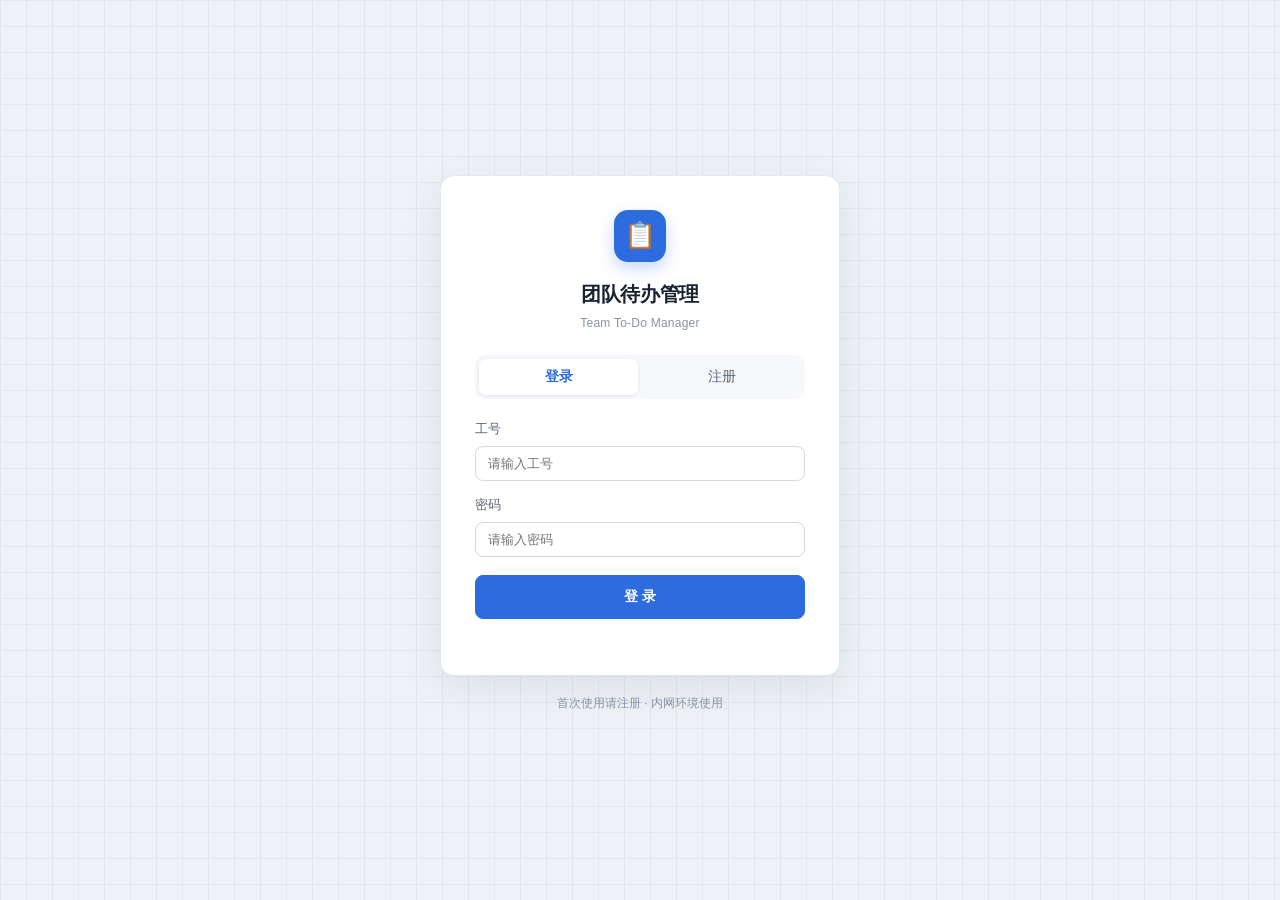
<file: templates/login.html>
<!DOCTYPE html>
<html lang="zh-CN">
<head>
  <meta charset="UTF-8" />
  <meta name="viewport" content="width=device-width, initial-scale=1.0" />
  <title>团队待办 · 登录</title>
  <link rel="stylesheet" href="/static/style.css" />
</head>
<body class="auth-body">
  <div class="auth-wrap">
    <div class="auth-card">
      <div class="auth-logo">
        <div class="auth-logo-mk">📋</div>
      </div>
      <h1 class="auth-title">团队待办管理</h1>
      <p class="auth-sub">Team To-Do Manager</p>

      <!-- 标签切换：登录 / 注册 -->
      <div class="auth-tabs">
        <button class="auth-tab on" data-tab="login" type="button">登录</button>
        <button class="auth-tab" data-tab="register" type="button">注册</button>
      </div>

      <!-- 登录表单 -->
      <form id="loginForm" class="auth-form" data-panel="login">
        <div class="form-group">
          <label class="form-label">工号</label>
          <input type="text" class="form-input" name="employee_id" placeholder="请输入工号" autocomplete="username" />
        </div>
        <div class="form-group">
          <label class="form-label">密码</label>
          <input type="password" class="form-input" name="password" placeholder="请输入密码" autocomplete="current-password" />
        </div>
        <button type="submit" class="btn btn-block">登 录</button>
      </form>

      <!-- 注册表单 -->
      <form id="registerForm" class="auth-form" data-panel="register" style="display:none">
        <div class="form-group">
          <label class="form-label">工号</label>
          <input type="text" class="form-input" name="employee_id" placeholder="请输入工号" autocomplete="username" />
        </div>
        <div class="form-group">
          <label class="form-label">姓名</label>
          <input type="text" class="form-input" name="name" placeholder="请输入姓名" autocomplete="name" />
        </div>
        <div class="form-group">
          <label class="form-label">密码</label>
          <input type="password" class="form-input" name="password" placeholder="至少 4 位" autocomplete="new-password" />
        </div>
        <div class="form-group">
          <label class="form-label">确认密码</label>
          <input type="password" class="form-input" name="password2" placeholder="再次输入密码" autocomplete="new-password" />
        </div>
        <button type="submit" class="btn btn-block">注 册</button>
      </form>

      <div class="auth-msg" id="authMsg"></div>
    </div>
    <p class="auth-foot">首次使用请注册 · 内网环境使用</p>
  </div>

  <script>
    // 登录注册逻辑（本页独立运行，不加载 app.js，避免 init 在 /login 反复跳转而卡死）
    const authMsg = document.getElementById('authMsg');
    let currentTab = 'login';

    function showAuthMsg(msg, isError) {
      authMsg.textContent = msg;
      authMsg.style.display = msg ? 'block' : 'none';
      authMsg.style.color = isError ? 'var(--doc-red)' : 'var(--doc-green)';
    }

    function switchTab(tab) {
      currentTab = tab;
      document.querySelectorAll('.auth-tab').forEach(el => {
        el.classList.toggle('on', el.dataset.tab === tab);
      });
      document.querySelectorAll('.auth-form').forEach(el => {
        el.style.display = el.dataset.panel === tab ? 'block' : 'none';
      });
      showAuthMsg('');
    }

    document.querySelectorAll('.auth-tab').forEach(el => {
      el.addEventListener('click', () => switchTab(el.dataset.tab));
    });

    document.getElementById('loginForm').addEventListener('submit', async function (e) {
      e.preventDefault();
      const fd = new FormData(this);
      const payload = { employee_id: fd.get('employee_id'), password: fd.get('password') };
      const btn = this.querySelector('button[type=submit]');
      btn.disabled = true; btn.textContent = '登录中...';
      try {
        const res = await fetch('/api/login', {
          method: 'POST',
          headers: { 'Content-Type': 'application/json' },
          body: JSON.stringify(payload)
        });
        const data = await res.json();
        if (data.success) {
          window.location.href = '/';
        } else {
          showAuthMsg(data.message || '登录失败', true);
        }
      } catch (err) {
        showAuthMsg('网络错误，请重试', true);
      } finally {
        btn.disabled = false; btn.textContent = '登 录';
      }
    });

    document.getElementById('registerForm').addEventListener('submit', async function (e) {
      e.preventDefault();
      const fd = new FormData(this);
      const pw = fd.get('password'), pw2 = fd.get('password2');
      if (pw !== pw2) { showAuthMsg('两次输入的密码不一致', true); return; }
      const payload = { employee_id: fd.get('employee_id'), name: fd.get('name'), password: pw };
      const btn = this.querySelector('button[type=submit]');
      btn.disabled = true; btn.textContent = '注册中...';
      try {
        const res = await fetch('/api/register', {
          method: 'POST',
          headers: { 'Content-Type': 'application/json' },
          body: JSON.stringify(payload)
        });
        const data = await res.json();
        if (data.success) {
          window.location.href = '/';
        } else {
          showAuthMsg(data.message || '注册失败', true);
        }
      } catch (err) {
        showAuthMsg('网络错误，请重试', true);
      } finally {
        btn.disabled = false; btn.textContent = '注 册';
      }
    });
  </script>
</body>
</html>
</file>
<file: static/style.css>
/* ===== 团队待办 · doc 文档资料库风格 ===== */
:root {
  --doc-bg: #eef1f6; --doc-grid: #e2e6ee; --doc-surface: #ffffff; --doc-panel: #f6f8fb;
  --doc-fg: #1a2332; --doc-fg-muted: #5a6675; --doc-fg-sub: #8a94a3;
  --doc-line: #e3e8ef; --doc-line2: #d3dae4; --doc-line-blue: #c5daf8;
  --doc-primary: #2d6cdf; --doc-primary-d: #1f5fa8; --doc-primary-bg: #eaf1fd;
  --doc-green: #1e8e5a; --doc-green-bg: #e7f6ee;
  --doc-red: #c62f2f; --doc-red-bg: #fcecec;
  --doc-amber: #b9770a; --doc-amber-bg: #fdf3e2;
  --doc-dark: #1a2332;
  --doc-radius: 14px; --doc-radius-btn: 8px;
  --doc-duration: 200ms; --doc-ease: cubic-bezier(0.16, 1, 0.3, 1);
}
* { box-sizing: border-box; }
body {
  margin: 0; background: var(--doc-bg);
  background-image: linear-gradient(var(--doc-grid) 1px, transparent 1px), linear-gradient(90deg, var(--doc-grid) 1px, transparent 1px);
  background-size: 26px 26px;
  font-family: -apple-system, BlinkMacSystemFont, "PingFang SC", "Microsoft YaHei", sans-serif;
  color: var(--doc-fg); font-size: 14px; line-height: 1.6;
}

/* ===== 顶栏 ===== */
.top {
  position: sticky; top: 0; z-index: 30;
  background: rgba(238,241,246,.92);
  backdrop-filter: blur(8px); -webkit-backdrop-filter: blur(8px);
  border-bottom: 1px solid var(--doc-line);
}
.topbar {
  max-width: 1180px; margin: 0 auto; padding: 13px 24px;
  display: flex; align-items: center; justify-content: space-between; gap: 16px; flex-wrap: wrap;
}
.logo { display: flex; align-items: center; gap: 9px; font-weight: 600; font-size: 15px; color: var(--doc-fg); }
.logo .mk {
  width: 28px; height: 28px; border-radius: 8px; background: var(--doc-primary);
  display: flex; align-items: center; justify-content: center; color: #fff; font-size: 14px;
}
.topnav { font-size: 13px; display: flex; gap: 6px; }
.tab-btn {
  border: none; background: transparent; padding: 7px 14px; border-radius: 8px;
  font-size: 13px; color: var(--doc-fg-muted); cursor: pointer; font-family: inherit;
  transition: all var(--doc-duration) var(--doc-ease); position: relative;
}
.tab-btn:hover { color: var(--doc-primary); background: var(--doc-primary-bg); }
.tab-btn.on { color: var(--doc-primary); font-weight: 600; background: var(--doc-primary-bg); }
.top-right { display: flex; align-items: center; gap: 14px; }
.user-chip { display: flex; align-items: center; gap: 8px; font-size: 13px; color: var(--doc-fg-muted); }
.user-av {
  width: 30px; height: 30px; border-radius: 50%; background: var(--doc-dark); color: #fff;
  display: flex; align-items: center; justify-content: center; font-size: 13px; font-weight: 600;
}

/* ===== 内容容器 ===== */
.container { max-width: 1180px; margin: 0 auto; padding: 24px; }
.view { display: none; }
.view.on { display: block; }

/* ===== 到期提醒条 ===== */
.alert-bar {
  display: none; align-items: flex-start; gap: 12px;
  background: var(--doc-amber-bg); border: 1px solid #f0d9a8;
  border-left: 3px solid var(--doc-amber); border-radius: 12px;
  padding: 13px 16px; margin-bottom: 18px;
}
.alert-bar.on { display: flex; }
.alert-bar .ic { font-size: 16px; line-height: 1.4; }
.alert-bar .body { flex: 1; }
.alert-bar .body b { font-size: 13.5px; color: var(--doc-amber); }
.alert-bar .body .items { font-size: 12.5px; color: var(--doc-fg-muted); margin-top: 4px; line-height: 1.7; }
.alert-bar .items span.tag-red { background: var(--doc-red-bg); color: var(--doc-red); padding: 1px 7px; border-radius: 6px; font-size: 11.5px; margin-right: 4px; }
.alert-bar .items span.tag-amber { background: #fdf3e2; color: var(--doc-amber); padding: 1px 7px; border-radius: 6px; font-size: 11.5px; margin-right: 4px; }
.alert-close { border: none; background: transparent; color: var(--doc-fg-sub); cursor: pointer; font-size: 16px; padding: 0 2px; line-height: 1; }

/* ===== 统计卡 ===== */
.stats { display: grid; grid-template-columns: repeat(4, 1fr); gap: 14px; margin-bottom: 18px; }
.stat {
  background: var(--doc-surface); border: 1px solid var(--doc-line);
  border-left: 3px solid var(--doc-primary); border-radius: 12px;
  padding: 16px 18px; transition: all var(--doc-duration) var(--doc-ease);
}
.stat:hover { box-shadow: 0 6px 18px rgba(26,35,50,.07); }
.stat .num { font-size: 28px; font-weight: 700; letter-spacing: -1px; line-height: 1.1; }
.stat .lbl { font-size: 12.5px; color: var(--doc-fg-muted); margin-top: 4px; }
.stat.s2 { border-left-color: var(--doc-green); }
.stat.s3 { border-left-color: var(--doc-amber); }
.stat.s4 { border-left-color: var(--doc-primary); }
.stat.s1 .num { color: var(--doc-primary); }
.stat.s2 .num { color: var(--doc-green); }
.stat.s3 .num { color: var(--doc-amber); }

/* ===== 按钮 ===== */
.btn {
  display: inline-flex; align-items: center; gap: 6px;
  background: var(--doc-primary); color: #fff; text-decoration: none;
  padding: 9px 17px; border-radius: var(--doc-radius-btn);
  font-size: 13px; font-weight: 600; white-space: nowrap;
  border: 1px solid var(--doc-primary); cursor: pointer; font-family: inherit;
  transition: all var(--doc-duration) var(--doc-ease);
}
.btn:hover { background: var(--doc-primary-d); }
.btn:active { transform: scale(.97); }
.btn:disabled { opacity: .5; cursor: not-allowed; }
.btn-ghost { background: var(--doc-surface); color: var(--doc-fg); border-color: var(--doc-line); }
.btn-ghost:hover { background: var(--doc-panel); border-color: var(--doc-line-blue); }
.btn-outline { background: transparent; color: var(--doc-primary-d); border-color: var(--doc-primary); }
.btn-outline:hover { background: var(--doc-primary-bg); }
.btn-success { background: var(--doc-green); border-color: var(--doc-green); }
.btn-danger { background: var(--doc-red); border-color: var(--doc-red); }
.btn-sm { padding: 6px 12px; font-size: 12px; border-radius: 7px; }

/* ===== 工具栏 ===== */
.toolbar { display: flex; align-items: center; justify-content: space-between; gap: 14px; margin-bottom: 14px; flex-wrap: wrap; }
.toolbar .left { display: flex; align-items: center; gap: 14px; flex-wrap: wrap; }
.filters { display: flex; gap: 6px; flex-wrap: wrap; }
.filter-pill {
  border: 1px solid var(--doc-line); background: var(--doc-surface);
  padding: 5px 13px; border-radius: 20px; font-size: 12.5px; color: var(--doc-fg-muted);
  cursor: pointer; font-family: inherit; transition: all var(--doc-duration) var(--doc-ease);
}
.filter-pill:hover { border-color: var(--doc-line-blue); color: var(--doc-primary); }
.filter-pill.on { background: var(--doc-primary); border-color: var(--doc-primary); color: #fff; font-weight: 600; }
.filter-pill .dot { display: inline-block; width: 7px; height: 7px; border-radius: 50%; margin-right: 5px; vertical-align: middle; }

/* ===== 待办表格 ===== */
.table-wrap { background: var(--doc-surface); border: 1px solid var(--doc-line); border-radius: var(--doc-radius); overflow: hidden; }
.table { width: 100%; border-collapse: collapse; }
.table thead th {
  background: var(--doc-dark); color: #fff; font-size: 12px; font-weight: 600;
  text-align: left; padding: 12px 14px; letter-spacing: .03em;
  position: sticky; top: 0;
}
.table thead th:first-child { width: 44px; }
.table tbody tr { border-bottom: 1px solid var(--doc-line); transition: background var(--doc-duration) var(--doc-ease); }
.table tbody tr:last-child { border-bottom: none; }
.table tbody tr:hover { background: var(--doc-panel); }
.table td { padding: 11px 14px; font-size: 13px; vertical-align: middle; }
.table tr.done td.name { color: var(--doc-fg-sub); text-decoration: line-through; }
.td-name { font-weight: 500; color: var(--doc-fg); }
.date-range { color: var(--doc-fg-muted); font-size: 12.5px; white-space: nowrap; }
.date-range .sep { color: var(--doc-fg-sub); margin: 0 4px; }
.date-range .overdue { color: var(--doc-red); font-weight: 600; }
.cat-tag {
  display: inline-flex; align-items: center; gap: 5px;
  padding: 2px 9px; border-radius: 6px; font-size: 12px; background: var(--doc-panel);
  color: var(--doc-fg-muted); border: 1px solid var(--doc-line);
}
.cat-tag .dot { width: 7px; height: 7px; border-radius: 50%; }
.sync-badge { font-size: 11.5px; padding: 2px 8px; border-radius: 6px; background: var(--doc-primary-bg); color: var(--doc-primary-d); font-weight: 500; }
.sync-badge.off { background: var(--doc-panel); color: var(--doc-fg-sub); }
.row-actions { display: flex; gap: 4px; }
.icon-btn {
  border: 1px solid transparent; background: transparent; cursor: pointer;
  width: 28px; height: 28px; border-radius: 7px; font-size: 14px; color: var(--doc-fg-sub);
  display: flex; align-items: center; justify-content: center;
  transition: all var(--doc-duration) var(--doc-ease);
}
.icon-btn:hover { background: var(--doc-panel); color: var(--doc-primary); }
.icon-btn.del:hover { background: var(--doc-red-bg); color: var(--doc-red); }

/* 自定义复选框 */
.check {
  width: 20px; height: 20px; border: 2px solid var(--doc-line2); border-radius: 6px;
  cursor: pointer; display: flex; align-items: center; justify-content: center;
  transition: all var(--doc-duration) var(--doc-ease); background: var(--doc-surface);
  position: relative; flex-shrink: 0;
}
.check:hover { border-color: var(--doc-primary); }
.check.on { background: var(--doc-green); border-color: var(--doc-green); }
.check.on::after { content: "✓"; color: #fff; font-size: 13px; font-weight: 700; }
.empty-state { text-align: center; padding: 50px 20px; color: var(--doc-fg-sub); }
.empty-state .big { font-size: 40px; margin-bottom: 10px; }

/* ===== 部门月历 ===== */
.cal-toolbar {
  display: flex; align-items: center; justify-content: space-between; gap: 14px;
  margin-bottom: 16px; flex-wrap: wrap;
}
.cal-nav { display: flex; align-items: center; gap: 10px; }
.cal-nav .nav-btn {
  width: 32px; height: 32px; border-radius: 8px; border: 1px solid var(--doc-line);
  background: var(--doc-surface); cursor: pointer; font-size: 15px; color: var(--doc-fg-muted);
  display: flex; align-items: center; justify-content: center;
  transition: all var(--doc-duration) var(--doc-ease);
}
.cal-nav .nav-btn:hover { border-color: var(--doc-line-blue); color: var(--doc-primary); }
.cal-title { font-size: 16px; font-weight: 600; min-width: 160px; text-align: center; }
.cal-title .cur { color: var(--doc-primary); }
.cal-opts { display: flex; align-items: center; gap: 10px; }
.seg { display: flex; background: var(--doc-surface); border: 1px solid var(--doc-line); border-radius: 9px; overflow: hidden; }
.seg button {
  border: none; background: transparent; padding: 7px 15px; font-size: 12.5px;
  color: var(--doc-fg-muted); cursor: pointer; font-family: inherit;
  transition: all var(--doc-duration) var(--doc-ease);
}
.seg button.on { background: var(--doc-primary); color: #fff; font-weight: 600; }
.seg button:not(.on):hover { background: var(--doc-primary-bg); color: var(--doc-primary); }

/* 甘特图 toggle */
.gantt-toggle {
  display: inline-flex; align-items: center; gap: 8px; font-size: 12.5px;
  color: var(--doc-fg-muted); cursor: pointer; user-select: none;
}
.gantt-toggle input { display: none; }
.gantt-toggle .switch {
  width: 38px; height: 21px; background: var(--doc-line2); border-radius: 20px;
  position: relative; transition: background var(--doc-duration) var(--doc-ease);
}
.gantt-toggle .switch::after {
  content: ""; position: absolute; top: 2px; left: 2px; width: 17px; height: 17px;
  background: #fff; border-radius: 50%; transition: transform var(--doc-duration) var(--doc-ease);
  box-shadow: 0 1px 3px rgba(0,0,0,.2);
}
.gantt-toggle input:checked + .switch { background: var(--doc-primary); }
.gantt-toggle input:checked + .switch::after { transform: translateX(17px); }

/* 日历网格 */
.cal-grid {
  background: var(--doc-surface); border: 1px solid var(--doc-line);
  border-radius: var(--doc-radius); overflow: hidden;
}
.cal-weekdays {
  /* minmax(0,1fr)：列宽只由容器均分，与内容长度无关。
     原来的 repeat(7,1fr) 最小值是 auto(=min-content)，
     长待办名会把所在列撑宽、把邻列挤扁。 */
  display: grid; grid-template-columns: repeat(7, minmax(0, 1fr));
  background: var(--doc-dark);
}
.cal-weekdays div {
  padding: 10px 0; text-align: center; font-size: 12px; font-weight: 600;
  color: rgba(255,255,255,.85);
}
.cal-body { display: grid; grid-template-columns: repeat(7, minmax(0, 1fr)); }
.cal-cell {
  /* 固定高度（不只 min-height）：内容再长也不撑高整行，
     超出部分在格内裁切。竖向不跑版的关键。 */
  height: 108px; min-width: 0; border-right: 1px solid var(--doc-line);
  border-bottom: 1px solid var(--doc-line); padding: 6px;
  display: flex; flex-direction: column; gap: 3px;
  overflow: hidden;
  transition: background var(--doc-duration) var(--doc-ease);
}
.cal-cell:nth-child(7n) { border-right: none; }
.cal-cell:hover { background: var(--doc-panel); }
.cal-cell.other { background: #f4f6fa; }
.cal-cell.other .daynum { color: var(--doc-fg-sub); }
.cal-cell.today { background: var(--doc-primary-bg); }
.cal-cell.today .daynum { background: var(--doc-primary); color: #fff; }
.daynum {
  font-size: 12px; font-weight: 600; color: var(--doc-fg-muted);
  width: 22px; height: 22px; display: flex; align-items: center; justify-content: center;
  border-radius: 6px; flex-shrink: 0;
}
.cal-chips {
  display: flex; flex-direction: column; gap: 3px;
  overflow: hidden; min-height: 0; flex: 1;
}
.cal-chip {
  /* align-items:flex-start：文字换行成 2 行时，红点和头像跟第一行顶对齐，
     不会被居中到两行中间。 */
  display: flex; align-items: flex-start; gap: 5px;
  padding: 2px 6px; border-radius: 6px; font-size: 11.5px;
  background: var(--doc-panel); border: 1px solid var(--doc-line);
  cursor: pointer; line-height: 1.35;
  transition: all var(--doc-duration) var(--doc-ease);
}
.cal-chip:hover { border-color: var(--doc-line-blue); transform: translateX(1px); }
.cal-chip .dot {
  width: 7px; height: 7px; border-radius: 50%; flex-shrink: 0;
  margin-top: 4px;   /* 跟首行文字基线对齐 */
}
.cal-chip .dot.red { background: var(--doc-red); }
.cal-chip .dot.green { background: var(--doc-green); }
.cal-chip .av {
  width: 15px; height: 15px; border-radius: 50%; flex-shrink: 0;
  display: flex; align-items: center; justify-content: center;
  font-size: 9px; font-weight: 700; color: #fff;
  margin-top: 1px;   /* 跟首行文字顶对齐 */
}
/* 待办名换行 + 超出 2 行截断：
   长文字先自动换行，换完还长就用省略号收尾，
   既不撑宽日期格，也不把格子竖向拉长。
   min-width:0 是关键 —— flex 子项默认 min-width:auto，
   不置 0 的话 nowrap 文本会把 chip 撑宽。 */
.cal-chip .txt {
  flex: 1; min-width: 0;
  overflow: hidden;
  display: -webkit-box; -webkit-box-orient: vertical;
  -webkit-line-clamp: 2;
  word-break: break-word;
  line-height: 1.35;
}
.cal-chip .txt .who { color: var(--doc-fg); font-weight: 500; }
.cal-chip .txt .cat { color: var(--doc-fg-sub); font-size: 10.5px; }
.cal-chip.done .txt { color: var(--doc-fg-sub); }
.cal-more { font-size: 11px; color: var(--doc-fg-sub); padding-left: 6px; cursor: pointer; }
/* chip 内事项名（给事项留空间，分类作小标签前置） */
.cal-chip .txt .itemname { color: var(--doc-fg); font-weight: 500; }
.cal-chip .txt .cat { color: var(--doc-fg-sub); font-size: 10.5px; margin-right: 3px; flex-shrink: 0; }
.cal-chip.done .txt .itemname { color: var(--doc-fg-sub); }

/* ===== 部门月历：头像→姓名 图例 ===== */
.cal-legend {
  display: flex; align-items: center; flex-wrap: wrap; gap: 6px 16px;
  margin-top: 14px; padding: 12px 16px;
  background: var(--doc-surface); border: 1px solid var(--doc-line);
  border-radius: 12px; font-size: 12.5px; color: var(--doc-fg-muted);
}
.cal-legend .lg-label { color: var(--doc-fg-sub); font-weight: 600; font-size: 12px; }
.cal-legend .lg-item { display: inline-flex; align-items: center; gap: 6px; }
.cal-legend .lg-av {
  width: 18px; height: 18px; border-radius: 50%;
  display: inline-flex; align-items: center; justify-content: center;
  font-size: 10px; font-weight: 700; color: #fff; flex-shrink: 0;
}
/* 红绿点状态备注（部门月历底部） */
.cal-status-legend {
  display: flex; align-items: center; flex-wrap: wrap; gap: 6px 18px;
  margin-top: 8px; padding: 10px 16px 14px;
  font-size: 12.5px; color: var(--doc-fg-muted);
}
.cal-status-legend .cl-item { display: inline-flex; align-items: center; gap: 6px; }
.cal-status-legend .dot { width: 8px; height: 8px; border-radius: 50%; flex-shrink: 0; }
.cal-status-legend .dot.green { background: var(--doc-green); }
.cal-status-legend .dot.red { background: var(--doc-red); }

/* ===== 甘特图模式 ===== */
.cal-grid.gantt { }
.cal-grid.gantt .cal-cell { height: 130px; position: relative; }
.cal-grid.gantt .cal-chips { position: absolute; inset: 26px 4px 4px; overflow: hidden; }
.gantt-bar {
  position: absolute; left: 0; right: 0; height: 15px; border-radius: 5px;
  display: flex; align-items: center; padding: 0 7px;
  font-size: 10px; color: #fff; font-weight: 500;
  white-space: nowrap; overflow: hidden; text-overflow: ellipsis;
  cursor: pointer; z-index: 2; box-shadow: 0 1px 2px rgba(0,0,0,.15);
  transition: filter var(--doc-duration) var(--doc-ease);
}
/* 甘特条内文字超出时省略，不撑破横条 */
.gantt-bar .lbl {
  overflow: hidden; text-overflow: ellipsis; white-space: nowrap;
  min-width: 0; flex: 1;
}
.gantt-bar:hover { filter: brightness(1.1); z-index: 3; }
.gantt-bar .dot { width: 6px; height: 6px; border-radius: 50%; margin-right: 5px; background: #fff; flex-shrink: 0; }
.gantt-bar.done { opacity: .55; }

/* ===== 弹窗 ===== */
.modal-overlay {
  position: fixed; inset: 0; z-index: 100;
  background: rgba(26,35,50,.4); backdrop-filter: blur(3px);
  display: flex; align-items: center; justify-content: center; padding: 20px;
}
.modal {
  background: var(--doc-surface); border-radius: var(--doc-radius);
  width: 100%; max-width: 520px; max-height: 90vh; overflow-y: auto;
  border: 1px solid var(--doc-line);
  animation: pop .22s var(--doc-ease);
}
.modal-sm { max-width: 420px; }
@keyframes pop { from { opacity: 0; transform: translateY(8px) scale(.98); } to { opacity: 1; transform: none; } }
.modal-head {
  display: flex; align-items: center; justify-content: space-between;
  padding: 18px 22px; border-bottom: 1px solid var(--doc-line);
  position: sticky; top: 0; background: var(--doc-surface); z-index: 2;
}
.modal-head h3 { font-size: 15px; font-weight: 600; margin: 0; }
.modal-close {
  border: none; background: transparent; font-size: 16px; color: var(--doc-fg-sub);
  cursor: pointer; width: 28px; height: 28px; border-radius: 7px;
  display: flex; align-items: center; justify-content: center;
  transition: all var(--doc-duration) var(--doc-ease);
}
.modal-close:hover { background: var(--doc-panel); color: var(--doc-red); }
.modal-body { padding: 20px 22px; }
.modal-foot {
  display: flex; justify-content: flex-end; gap: 10px;
  padding: 16px 22px; border-top: 1px solid var(--doc-line);
}

/* ===== 表单 ===== */
.form-group { margin-bottom: 16px; flex: 1; }
.form-label { display: block; font-size: 12.5px; color: var(--doc-fg-muted); margin-bottom: 7px; font-weight: 500; }
.form-label .req { color: var(--doc-red); }
.form-input {
  width: 100%; padding: 9px 12px; border: 1px solid var(--doc-line2);
  border-radius: 8px; font-size: 13px; font-family: inherit; color: var(--doc-fg);
  background: var(--doc-surface); transition: all var(--doc-duration) var(--doc-ease);
}
.form-input:focus { outline: none; border-color: var(--doc-primary); box-shadow: 0 0 0 3px var(--doc-primary-bg); }
select.form-input { cursor: pointer; }
.form-row { display: flex; gap: 12px; align-items: flex-end; margin-bottom: 16px; }
.form-row2 { display: grid; grid-template-columns: 1fr 1fr; gap: 12px; margin-bottom: 16px; }

/* 复选框（表单内） */
.check-group { flex: 1; }
.check-label {
  display: flex; align-items: center; gap: 9px; cursor: pointer;
  padding: 10px 12px; border: 1px solid var(--doc-line); border-radius: 9px;
  font-size: 13px; color: var(--doc-fg); transition: all var(--doc-duration) var(--doc-ease);
}
.check-label:hover { border-color: var(--doc-line-blue); background: var(--doc-panel); }
.check-label input { display: none; }
.check-box {
  width: 19px; height: 19px; border: 2px solid var(--doc-line2); border-radius: 6px;
  display: flex; align-items: center; justify-content: center; flex-shrink: 0;
  transition: all var(--doc-duration) var(--doc-ease);
}
.check-label input:checked + .check-box { background: var(--doc-primary); border-color: var(--doc-primary); }
.check-label input:checked + .check-box::after { content: "✓"; color: #fff; font-size: 12px; font-weight: 700; }

/* ===== 分类管理 ===== */
.cat-list { max-height: 300px; overflow-y: auto; display: flex; flex-direction: column; gap: 6px; }
.cat-item {
  display: flex; align-items: center; gap: 10px;
  padding: 8px 12px; border: 1px solid var(--doc-line); border-radius: 9px;
  background: var(--doc-panel); font-size: 13px;
}
.cat-item .swatch { width: 14px; height: 14px; border-radius: 5px; flex-shrink: 0; }
.cat-item .nm { flex: 1; font-weight: 500; }
.cat-item .preset-tag { font-size: 10.5px; color: var(--doc-fg-sub); background: var(--doc-surface); padding: 1px 7px; border-radius: 5px; border: 1px solid var(--doc-line); }
.cat-item .icon-btn { width: 24px; height: 24px; font-size: 12px; }
.cat-add-row { display: flex; gap: 8px; margin-top: 12px; align-items: center; }
.cat-add-row .form-input { flex: 1; }
.cat-color-pick {
  width: 38px; height: 38px; padding: 3px; border: 1px solid var(--doc-line2);
  border-radius: 8px; background: var(--doc-surface); cursor: pointer; flex-shrink: 0;
}
.cat-color-pick::-webkit-color-swatch-wrapper { padding: 2px; }
.cat-color-pick::-webkit-color-swatch { border: none; border-radius: 5px; }
.modal-body .cat-list { margin-bottom: 4px; }

/* ===== Toast ===== */
.toast-wrap {
  position: fixed; top: 74px; left: 50%; transform: translateX(-50%);
  z-index: 200; display: flex; flex-direction: column; gap: 8px; align-items: center;
  pointer-events: none;
}
.toast {
  background: var(--doc-dark); color: #fff; padding: 10px 18px; border-radius: 10px;
  font-size: 13px; box-shadow: 0 8px 24px rgba(26,35,50,.2);
  animation: toastIn .25s var(--doc-ease); pointer-events: auto;
  display: flex; align-items: center; gap: 8px;
}
.toast.ok { background: var(--doc-green); }
.toast.err { background: var(--doc-red); }
@keyframes toastIn { from { opacity: 0; transform: translateY(-10px); } to { opacity: 1; transform: none; } }
.toast.out { opacity: 0; transform: translateY(-10px); transition: all .3s ease; }

/* ===== 登录 / 注册页 ===== */
.auth-body {
  min-height: 100vh;
  display: flex; align-items: center; justify-content: center;
  padding: 40px 20px;
}
.auth-wrap { width: 100%; max-width: 400px; }
.auth-card {
  background: var(--doc-surface); border: 1px solid var(--doc-line);
  border-radius: var(--doc-radius); padding: 34px 34px 26px;
  box-shadow: 0 12px 40px rgba(26,35,50,.08);
}
.auth-logo { display: flex; justify-content: center; margin-bottom: 16px; }
.auth-logo-mk {
  width: 52px; height: 52px; border-radius: 14px; background: var(--doc-primary);
  display: flex; align-items: center; justify-content: center; font-size: 26px;
  box-shadow: 0 6px 16px rgba(45,108,223,.28);
}
.auth-title { font-size: 20px; font-weight: 700; text-align: center; margin: 0 0 4px; letter-spacing: -.3px; }
.auth-sub { font-size: 12px; color: var(--doc-fg-sub); text-align: center; margin: 0 0 22px; letter-spacing: .02em; }

/* 登录/注册 标签 */
.auth-tabs {
  display: flex; gap: 4px; background: var(--doc-panel); border-radius: 10px;
  padding: 4px; margin-bottom: 20px;
}
.auth-tab {
  flex: 1; border: none; background: transparent; padding: 9px 0; border-radius: 7px;
  font-size: 13.5px; font-weight: 500; color: var(--doc-fg-muted); cursor: pointer;
  font-family: inherit; transition: all var(--doc-duration) var(--doc-ease);
}
.auth-tab.on { background: var(--doc-surface); color: var(--doc-primary); font-weight: 600;
  box-shadow: 0 1px 4px rgba(26,35,50,.08); }
.auth-tab:not(.on):hover { color: var(--doc-primary); }

/* 登录表单（复用 .form-group / .form-input / .form-label，补全 block 按钮） */
.auth-form .form-group { margin-bottom: 14px; }
.auth-msg {
  min-height: 18px; text-align: center; font-size: 12.5px; margin-top: 12px;
  color: var(--doc-red);
}
.btn-block {
  width: 100%; justify-content: center; padding: 12px; font-size: 14px; margin-top: 4px;
}
.auth-foot {
  text-align: center; font-size: 12px; color: var(--doc-fg-sub); margin-top: 18px;
}

/* ===== 响应式 ===== */
@media (max-width: 768px) {
  .container { padding: 16px; }
  .stats { grid-template-columns: repeat(2, 1fr); }
  .cal-cell { height: 80px; }
  .cal-chip .txt .cat { display: none; }
  .topbar { padding: 11px 16px; }
  .toolbar { flex-direction: column; align-items: stretch; }
  .form-row2 { grid-template-columns: 1fr; }
}
@media (prefers-reduced-motion: reduce) {
  * { animation: none !important; transition: none !important; }
}

/* ===== 多主题（切 data-theme 即可）===== */
/* 主题：青绿 */
[data-theme="green"] {
  --doc-bg:#eaf3ef; --doc-grid:#dbe9e2; --doc-surface:#ffffff; --doc-panel:#f4faf7;
  --doc-line:#d9e6df; --doc-line2:#c3d6cc; --doc-line-blue:#b6e0cd;
  --doc-primary:#0f9d6e; --doc-primary-d:#0a7d57; --doc-primary-bg:#e4f5ee;
  --doc-dark:#15352b;
}
/* 主题：暖米 */
[data-theme="warm"] {
  --doc-bg:#f3efe7; --doc-grid:#e8e1d4; --doc-surface:#fffdf9; --doc-panel:#faf6ef;
  --doc-line:#e6ddcc; --doc-line2:#d6c9b3; --doc-line-blue:#ecd9b8;
  --doc-primary:#b9770a; --doc-primary-d:#9a6106; --doc-primary-bg:#faf0da;
  --doc-dark:#3a2f1e;
}
/* 主题：深色护眼 */
[data-theme="dark"] {
  --doc-bg:#161b22; --doc-grid:#222a33; --doc-surface:#1e252e; --doc-panel:#242d37;
  --doc-fg:#e6ebf1; --doc-fg-muted:#9aa7b4; --doc-fg-sub:#6b7886;
  --doc-line:#2c3540; --doc-line2:#3a4550; --doc-line-blue:#2f4a6b;
  --doc-primary:#4d8fe8; --doc-primary-d:#6ba0ef; --doc-primary-bg:#1e2c3e;
  --doc-dark:#0e1319;
}
[data-theme="dark"] .table thead th { background:#0e1319; }
[data-theme="dark"] .cal-weekdays { background:#0e1319; }
[data-theme="dark"] .logo .mk, [data-theme="dark"] .auth-logo-mk { background:var(--doc-primary); }
[data-theme="dark"] .cal-cell.other { background:#1a212a; }
[data-theme="dark"] .cat-tag, [data-theme="dark"] .cal-chip { background:var(--doc-panel); color:var(--doc-fg); }
[data-theme="dark"] .toast { background:#e6ebf1; color:#161b22; }
[data-theme="dark"] .auth-msg, [data-theme="dark"] .check-box { background:transparent; }

/* ===== 顶栏 logo + 页签：无下划线，精致按钮感 ===== */
.logo {
  display: inline-flex; align-items: center; gap: 10px;
  text-decoration: none; font-weight: 700; font-size: 15.5px;
  color: var(--doc-fg); letter-spacing: -.2px;
}
.logo:hover .txt { color: var(--doc-primary); }
.logo .mk {
  width: 30px; height: 30px; border-radius: 9px;
  background: linear-gradient(135deg, var(--doc-primary), var(--doc-primary-d));
  display: flex; align-items: center; justify-content: center;
  color: #fff; font-size: 15px; box-shadow: 0 3px 8px rgba(45,108,223,.25);
}
.logo .txt { transition: color var(--doc-duration) var(--doc-ease); }

.topnav { gap: 6px; background: var(--doc-panel); padding: 5px; border-radius: 12px; border: 1px solid var(--doc-line); }
.tab-btn {
  text-decoration: none; font-size: 13.5px; padding: 8px 18px; border-radius: 9px; font-weight: 600;
  color: var(--doc-fg-muted); transition: all var(--doc-duration) var(--doc-ease);
  display: inline-flex; align-items: center; gap: 7px; white-space: nowrap;
}
.tab-btn .ti { font-size: 13px; opacity: .8; line-height: 1; }
.tab-btn:hover { color: var(--doc-primary); background: var(--doc-primary-bg); }
.tab-btn.on { background: var(--doc-primary); color: #fff; box-shadow: 0 3px 10px rgba(45,108,223,.25); }
.tab-btn.on .ti { opacity: 1; }

/* ===== 循环待办标签 ===== */
.recur-tag {
  display: inline-flex; align-items: center; gap: 3px; font-size: 11px;
  color: var(--doc-primary-d); background: var(--doc-primary-bg);
  padding: 1px 7px; border-radius: 5px; font-weight: 600; margin-left: 6px; vertical-align: 1px;
}

/* ===== 设置页 ===== */
.settings { display: flex; flex-direction: column; gap: 18px; max-width: 640px; }
.set-card { background: var(--doc-surface); border: 1px solid var(--doc-line); border-radius: var(--doc-radius); padding: 22px 24px; }
.set-card h3 { font-size: 15px; font-weight: 600; margin: 0 0 4px; display: flex; align-items: center; gap: 8px; }
.set-card .desc { font-size: 12.5px; color: var(--doc-fg-sub); margin: 0 0 18px; }
.set-row { display: flex; gap: 10px; align-items: center; }
.set-row .form-input { max-width: 260px; }

/* 主题选择 */
.theme-grid { display: grid; grid-template-columns: repeat(4, 1fr); gap: 12px; }
.theme-opt { border: 2px solid var(--doc-line); border-radius: 12px; padding: 12px 10px; cursor: pointer; text-align: center; transition: all var(--doc-duration) var(--doc-ease); background: var(--doc-surface); }
.theme-opt:hover { border-color: var(--doc-line-blue); transform: translateY(-2px); }
.theme-opt.on { border-color: var(--doc-primary); box-shadow: 0 0 0 3px var(--doc-primary-bg); }
.theme-swatch { height: 46px; border-radius: 8px; margin-bottom: 8px; position: relative; overflow: hidden; border: 1px solid rgba(0,0,0,.08); }
.theme-swatch::after { content: ""; position: absolute; left: 8px; top: 8px; right: 8px; bottom: 8px; border-radius: 5px; background: rgba(255,255,255,.55); border: 1px solid rgba(0,0,0,.05); }
[data-theme="dark"] .theme-swatch::after { background: rgba(0,0,0,.3); }
.theme-swatch.blue { background: linear-gradient(135deg, #eef1f6, #c5daf8); }
.theme-swatch.green { background: linear-gradient(135deg, #eaf3ef, #b6e0cd); }
.theme-swatch.warm { background: linear-gradient(135deg, #f3efe7, #ecd9b8); }
.theme-swatch.dark { background: linear-gradient(135deg, #1e252e, #161b22); }
.theme-opt .tname { font-size: 12.5px; font-weight: 600; color: var(--doc-fg); }
.theme-opt.on .tname { color: var(--doc-primary); }

/* ===== 月历详情弹窗 ===== */
.detail-modal { max-width: 400px; }
.detail-head { display: flex; gap: 12px; align-items: flex-start; }
.detail-head .dav { width: 40px; height: 40px; border-radius: 11px; color: #fff; display: flex; align-items: center; justify-content: center; font-size: 17px; font-weight: 700; flex-shrink: 0; }
.detail-head .dt { flex: 1; min-width: 0; }
.detail-head .dt .dn { font-size: 16px; font-weight: 700; line-height: 1.3; word-break: break-all; }
.detail-head .dt .dwho { font-size: 12.5px; color: var(--doc-fg-muted); margin-top: 3px; }
.detail-body { margin-top: 16px; display: flex; flex-direction: column; gap: 10px; }
.drow { display: flex; align-items: center; justify-content: space-between; padding: 9px 12px; background: var(--doc-panel); border-radius: 9px; font-size: 13px; }
.drow .k { color: var(--doc-fg-sub); font-size: 12.5px; }
.drow .v { font-weight: 500; color: var(--doc-fg); }
.dstatus { font-size: 12px; font-weight: 600; padding: 2px 10px; border-radius: 6px; }
.dstatus.done { background: var(--doc-green-bg); color: var(--doc-green); }
.dstatus.pending { background: var(--doc-red-bg); color: var(--doc-red); }
.dread-only { font-size: 11.5px; color: var(--doc-fg-sub); text-align: center; margin-top: 4px; }

/* 表单字段提示 */
.field-hint { font-size: 11.5px; color: var(--doc-fg-sub); margin: 7px 0 0; line-height: 1.5; }

/* 分类项：颜色选择器（替代静态色块，点击可改色）+ 名称可点击提示 */
.cat-item { cursor: default; }
.cat-edit-color {
  width: 20px; height: 20px; padding: 0; border: none; border-radius: 6px;
  background: transparent; cursor: pointer; flex-shrink: 0; padding: 0;
}
.cat-edit-color::-webkit-color-swatch-wrapper { padding: 0; }
.cat-edit-color::-webkit-color-swatch { border: 1px solid rgba(0,0,0,.15); border-radius: 6px; }
.cat-edit-color::-moz-color-swatch { border: 1px solid rgba(0,0,0,.15); border-radius: 6px; }
.cat-item .nm {
  cursor: pointer; border-radius: 5px; padding: 1px 4px; margin: 0 -4px;
  transition: background var(--doc-duration) var(--doc-ease);
}
.cat-item .nm:hover { background: var(--doc-primary-bg); color: var(--doc-primary); }

/* ===== 注销账号（危险区）===== */
.set-card.danger-zone { border-color: #f3c9c9; background: linear-gradient(180deg, #fff, #fdf6f6); }
[data-theme="dark"] .set-card.danger-zone { background: var(--doc-panel); border-color: #5a2a2a; }
.set-card.danger-zone h3 { color: var(--doc-red); }
.danger-text { color: var(--doc-red); font-weight: 600; }
.danger-row { display: flex; gap: 10px; align-items: center; flex-wrap: wrap; }
.danger-row .form-input { flex: 1; min-width: 200px; border-color: #e6b3b3; }
.danger-row .form-input:focus { border-color: var(--doc-red); box-shadow: 0 0 0 3px var(--doc-red-bg); }
.btn-danger:hover { background: #a82626; border-color: #a82626; }
[data-theme="dark"] .danger-text, [data-theme="dark"] .set-card.danger-zone h3 { color: #ef6b6b; }
</file>
